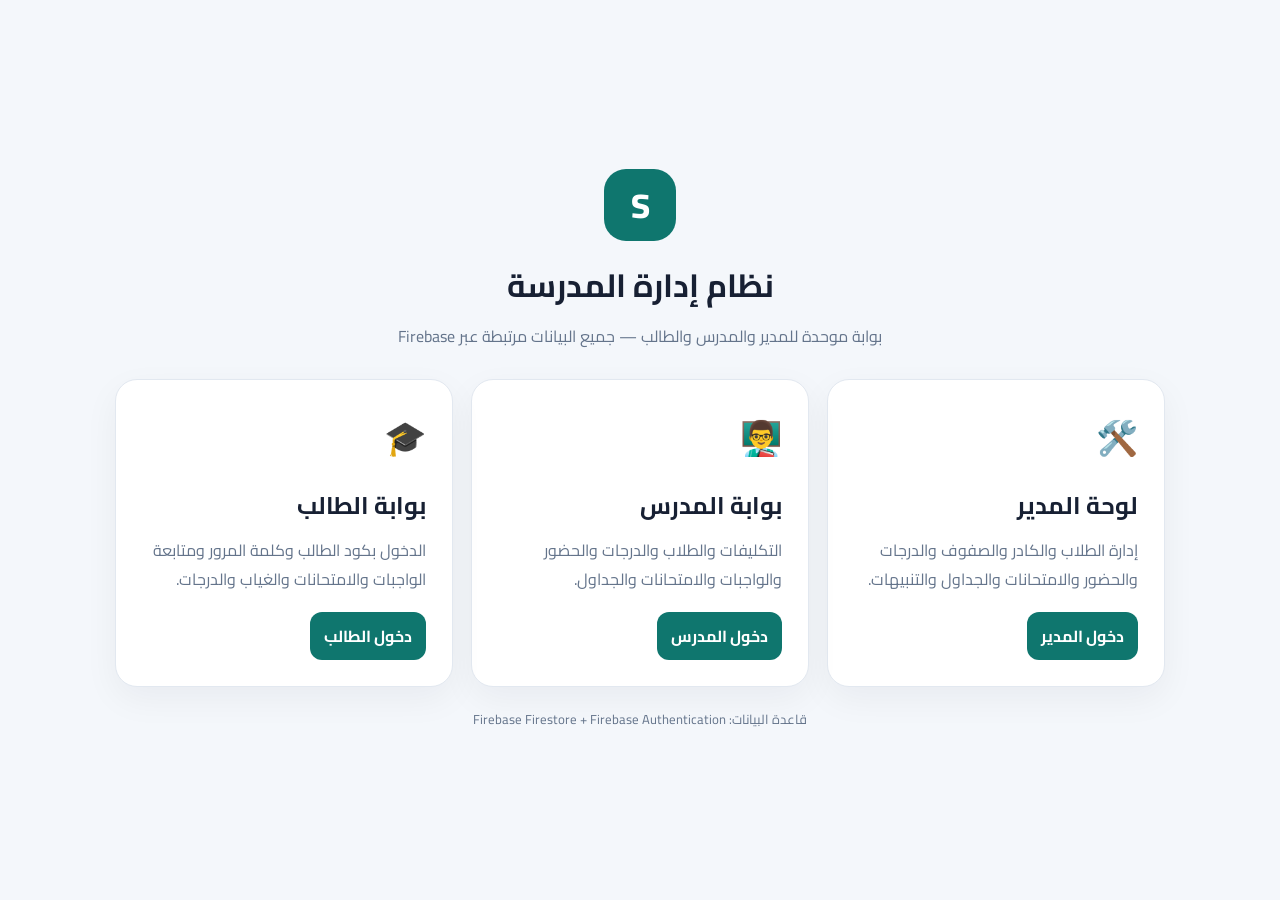
<file: index.html>
<!doctype html>
<html lang="ar" dir="rtl">
<head>
<meta charset="utf-8"><meta name="viewport" content="width=device-width,initial-scale=1">
<title>نظام إدارة المدرسة</title>
<link rel="preconnect" href="https://fonts.googleapis.com"><link rel="preconnect" href="https://fonts.gstatic.com" crossorigin>
<link href="https://fonts.googleapis.com/css2?family=Cairo:wght@400;600;700;800&display=swap" rel="stylesheet">
<style>
*{box-sizing:border-box}body{margin:0;font-family:Cairo,sans-serif;background:#f4f7fb;color:#172033;min-height:100vh;display:grid;place-items:center;padding:24px}.wrap{width:min(1050px,100%)}.brand{text-align:center;margin-bottom:28px}.brand .logo{width:72px;height:72px;border-radius:22px;background:#0f766e;color:#fff;display:grid;place-items:center;font-size:34px;font-weight:800;margin:0 auto 14px}.brand h1{margin:0 0 6px}.brand p{margin:0;color:#64748b}.grid{display:grid;grid-template-columns:repeat(3,1fr);gap:18px}.card{background:#fff;border:1px solid #e2e8f0;border-radius:22px;padding:26px;box-shadow:0 12px 35px #0f172a0d;text-decoration:none;color:inherit;transition:.2s}.card:hover{transform:translateY(-4px);box-shadow:0 18px 45px #0f172a18}.icon{font-size:34px}.card h2{margin:14px 0 8px}.card p{margin:0;color:#64748b;line-height:1.8}.go{display:inline-block;margin-top:18px;background:#0f766e;color:#fff;border-radius:12px;padding:9px 14px;font-weight:700}.note{text-align:center;margin-top:20px;color:#64748b;font-size:13px}@media(max-width:800px){.grid{grid-template-columns:1fr}}
</style></head>
<body><div class="wrap"><div class="brand"><div class="logo">S</div><h1>نظام إدارة المدرسة</h1><p>بوابة موحدة للمدير والمدرس والطالب — جميع البيانات مرتبطة عبر Firebase</p></div><div class="grid">
<a class="card" href="admin.html"><div class="icon">🛠️</div><h2>لوحة المدير</h2><p>إدارة الطلاب والكادر والصفوف والدرجات والحضور والامتحانات والجداول والتنبيهات.</p><span class="go">دخول المدير</span></a>
<a class="card" href="teacher.html"><div class="icon">👨‍🏫</div><h2>بوابة المدرس</h2><p>التكليفات والطلاب والدرجات والحضور والواجبات والامتحانات والجداول.</p><span class="go">دخول المدرس</span></a>
<a class="card" href="
student.html"><div class="icon">🎓</div><h2>بوابة الطالب</h2><p>الدخول بكود الطالب وكلمة المرور ومتابعة الواجبات والامتحانات والغياب والدرجات.</p><span class="go">دخول الطالب</span></a>
</div><div class="note">قاعدة البيانات: Firebase Firestore + Firebase Authentication</div></div></body></html>
</file>
